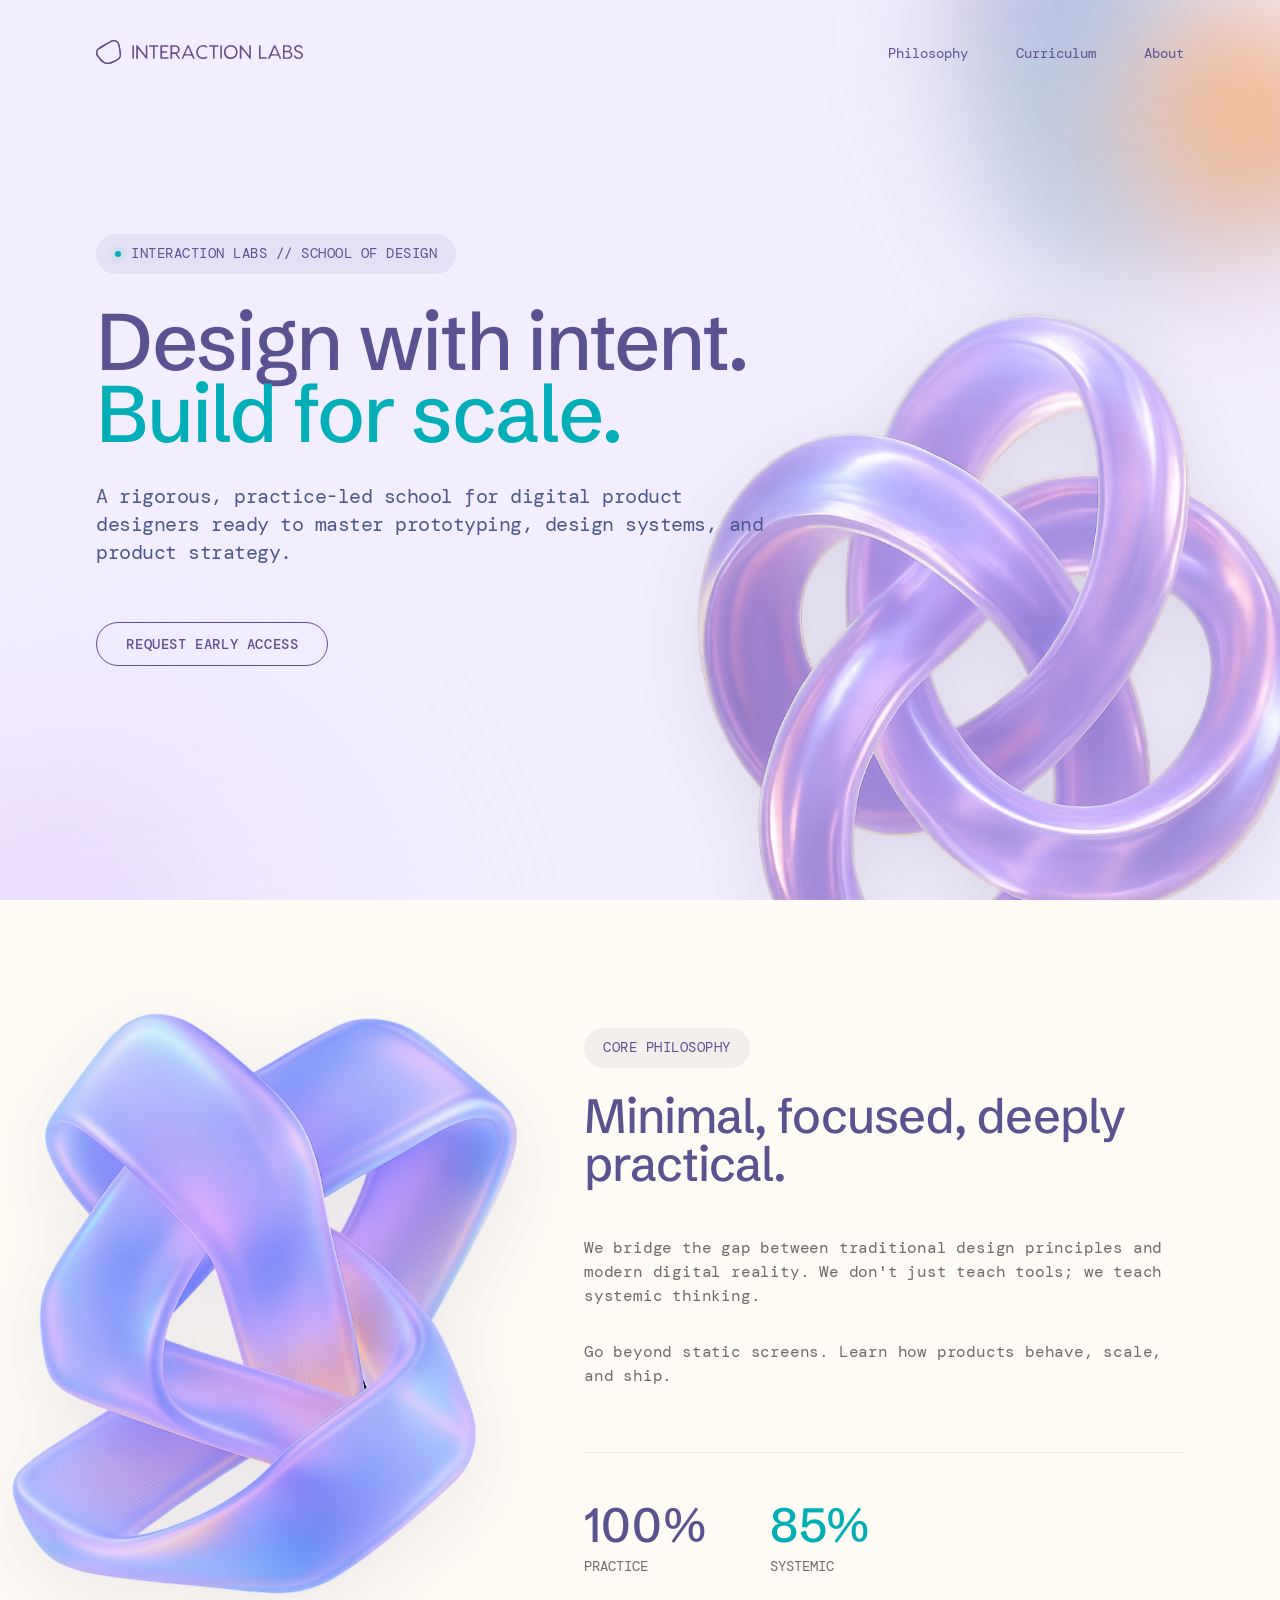
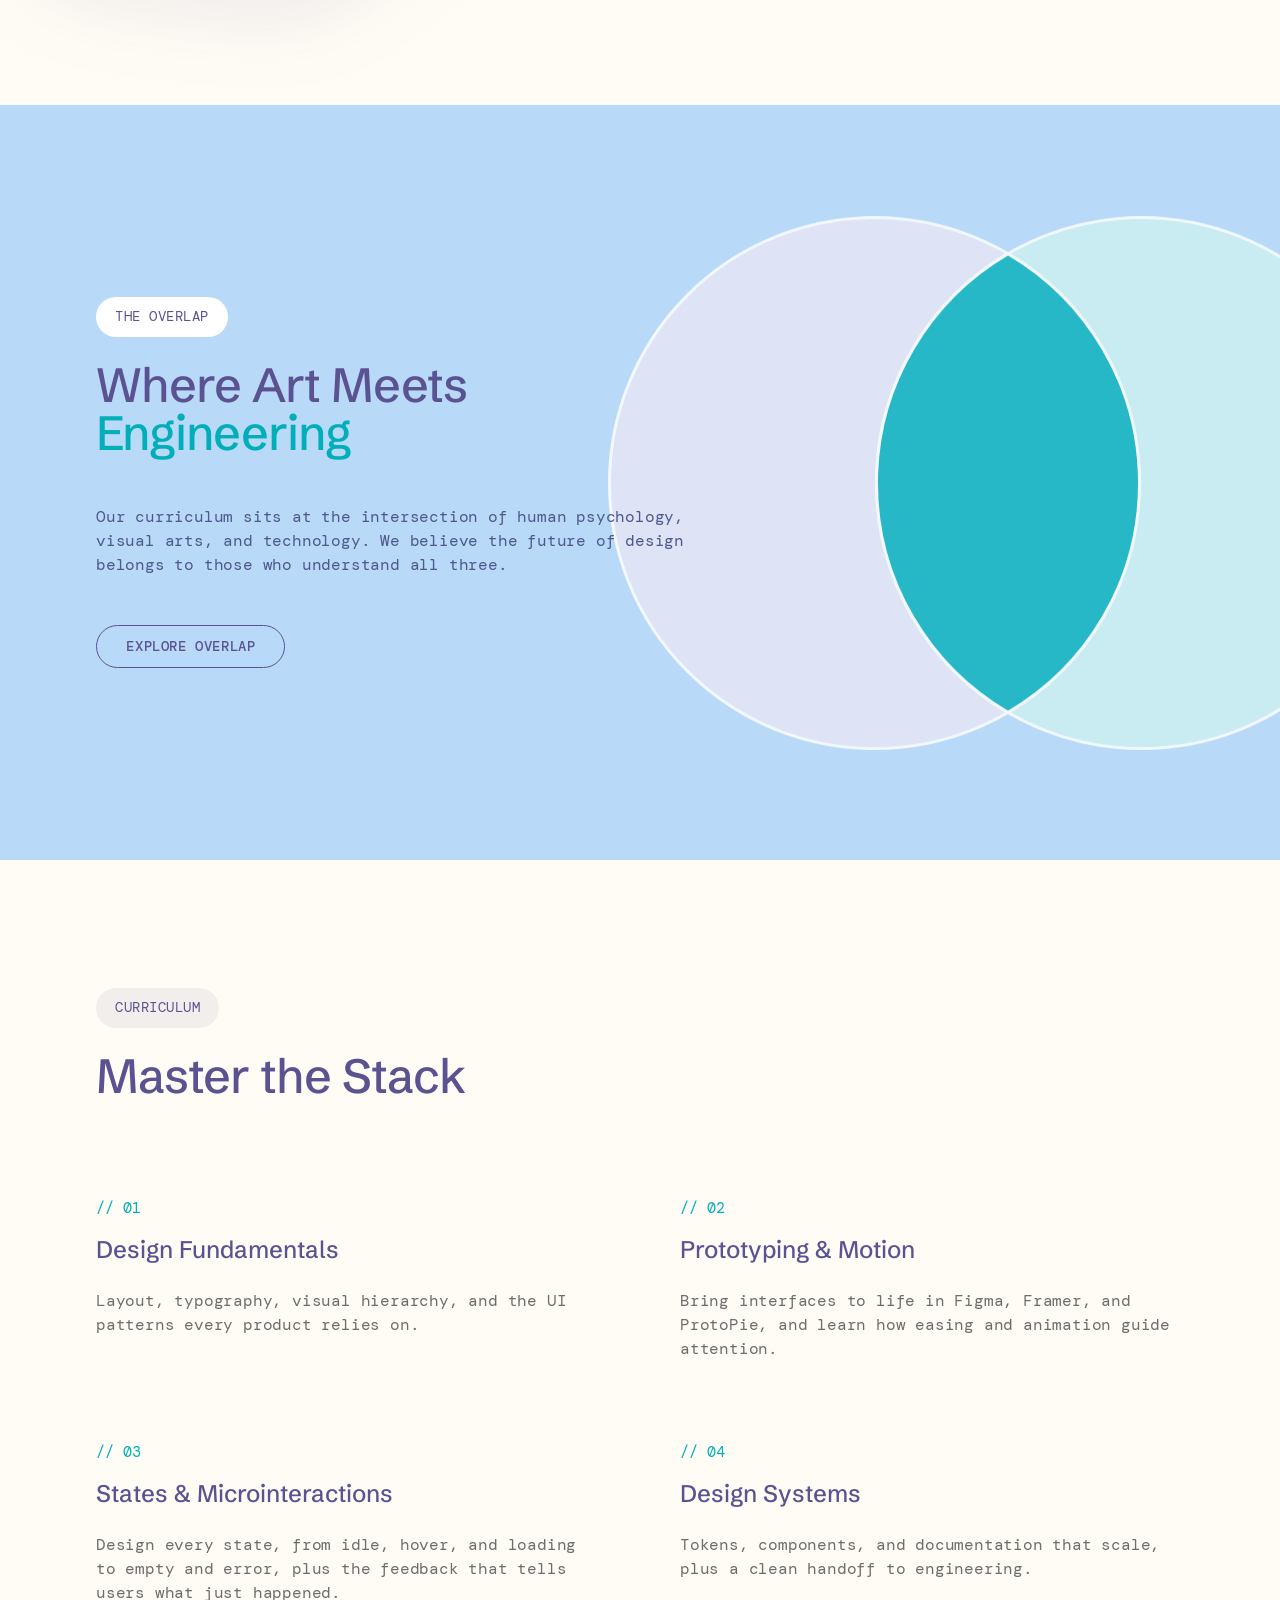
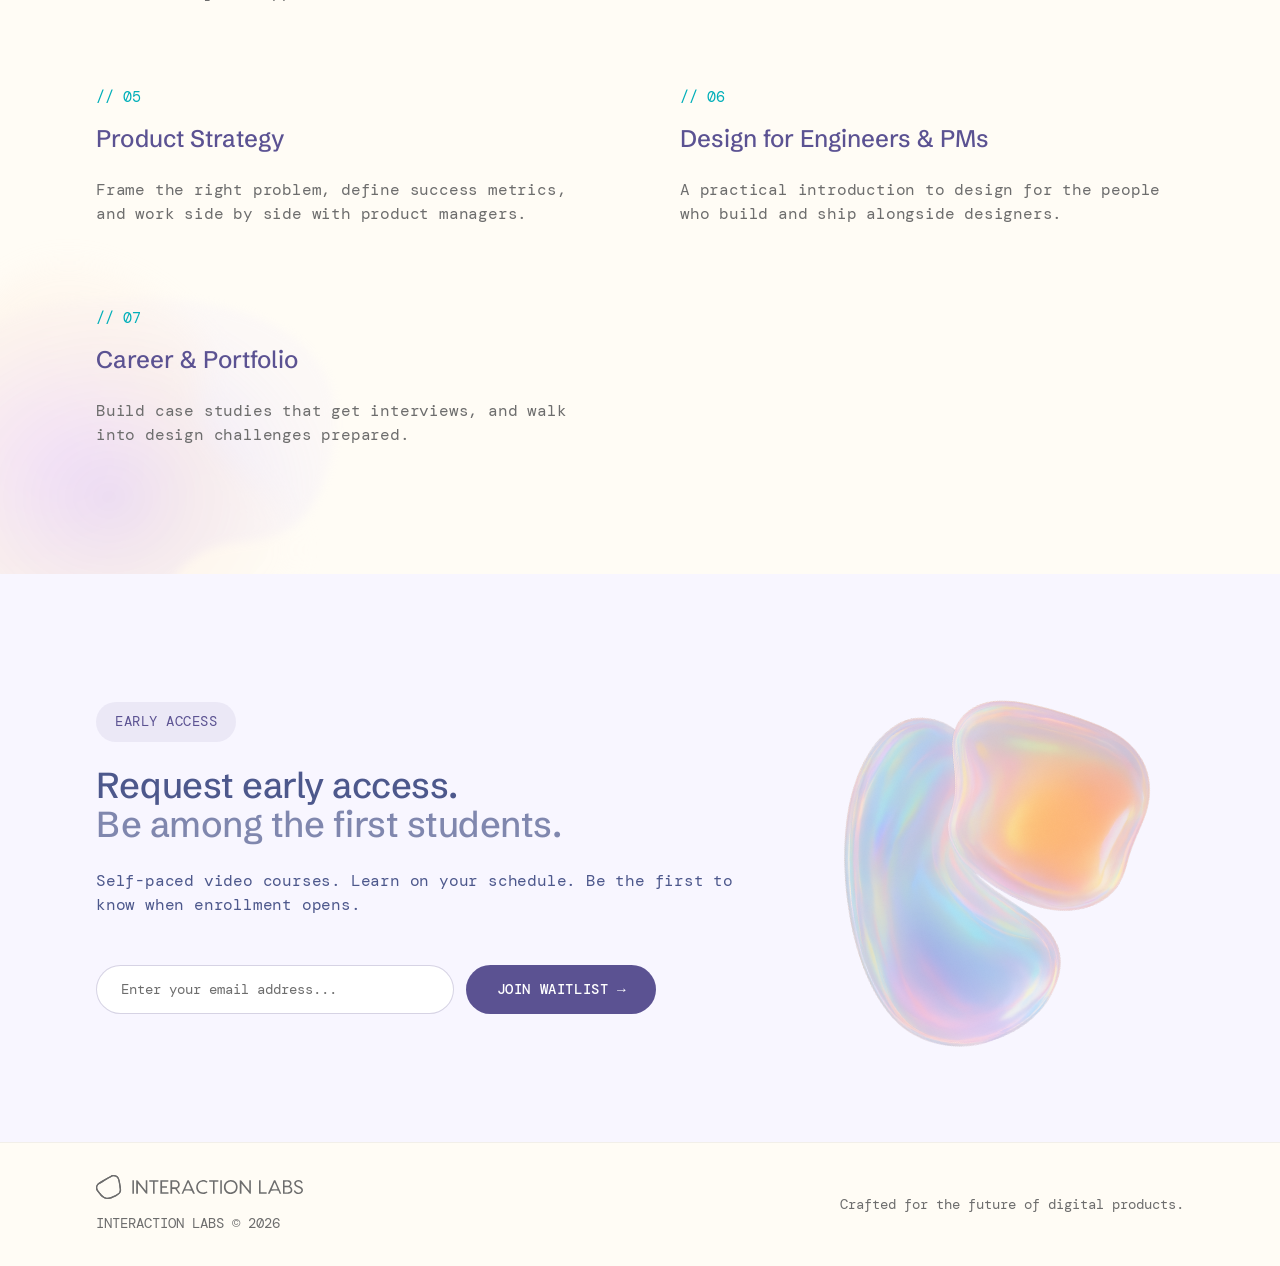
<file: index.html>
<!DOCTYPE html>
<html lang="en">
<head>
    <meta charset="UTF-8">
    <meta name="viewport" content="width=device-width, initial-scale=1.0">
    <title>Interaction Labs | Design School</title>
    <meta property="og:title" content="Interaction Labs | Design School">
    <meta name="twitter:title" content="Interaction Labs | Design School">
    <link rel="preconnect" href="https://fonts.googleapis.com">
    <link rel="preconnect" href="https://fonts.gstatic.com" crossorigin>
    <link href="https://fonts.googleapis.com/css2?family=DM+Mono:ital,wght@0,400;0,500;1,400&family=Schibsted+Grotesk:ital,wght@0,400..900;1,400..900&display=swap" rel="stylesheet">
    <link rel="stylesheet" href="variables.css">
    <style>
        * {
            margin: 0;
            padding: 0;
            box-sizing: border-box;
        }

        html {
            overflow-x: hidden;
            width: 100%;
            -webkit-text-size-adjust: 100%;
        }

        body {
            font-family: var(--font-family-body);
            color: var(--color-text-dark);
            background-color: var(--color-bg-secondary);
            line-height: 1.5;
            overflow-x: hidden;
            width: 100%;
            position: relative;
        }

        h1, h2, h3, h4 {
            font-family: var(--font-family-headings);
            font-weight: 500;
            color: var(--color-text-primary);
        }

        /* Utility Classes */
        .container {
            max-width: 1440px;
            width: 100%;
            margin: 0 auto;
            padding: 0 6rem;
        }


        .section {
            padding: 8rem 0;
            position: relative;
            overflow: hidden;
        }


        .bg-lavender { background-color: var(--color-bg-primary); }
        .bg-cream { background-color: var(--color-bg-secondary); }
        .bg-sky { background-color: var(--color-bg-tertiary); }

        .text-gradient {
            background: linear-gradient(135deg, var(--color-accent-teal), var(--color-text-primary));
            -webkit-background-clip: text;
            -webkit-text-fill-color: transparent;
            background-clip: text;
        }

        /* Typography */

        .display-huge {
            font-size: 80px;
            line-height: 0.9;
            letter-spacing: -2px;
        }

        .hero-line-1,
        .hero-line-2 {
            display: block;
        }

        .header-big {
            font-size: 48px;
            line-height: 1;
            letter-spacing: -1px;
        }

        .header-sub {
            font-size: 24px;
            line-height: 1.2;
            letter-spacing: 0;
        }

        .body-large {
            font-size: 20px;
            letter-spacing: -0.5px;
            line-height: 1.4;
            color: var(--color-text-secondary);
        }

        .body-standard {
            font-size: 16px;
            letter-spacing: -0.2px;
            line-height: 1.5;
            color: var(--color-gray-dark);
        }






        /* Components */
        .pill {
            display: inline-flex;
            align-items: center;
            justify-content: center;
            text-align: center;
            padding: 0.85rem 1.8rem;
            border-radius: 500px;
            font-family: var(--font-family-body);
            font-size: 0.9rem;
            font-weight: 500;
            line-height: 1;
            white-space: nowrap;
            text-transform: uppercase;
            letter-spacing: 0.6px;
            text-indent: 0.6px;
            border: 1px solid transparent;
            cursor: pointer;
            transition: all 0.4s cubic-bezier(0.165, 0.84, 0.44, 1);
            text-decoration: none;
        }


        .pill-primary {
            background-color: var(--color-text-primary);
            color: var(--color-text-light);
        }

        .pill-primary:hover {
            transform: translateY(-2px);
            box-shadow: 0 10px 30px rgba(91, 82, 146, 0.2);
        }

        .pill-outline {
            border-color: var(--color-text-primary);
            color: var(--color-text-primary);
            background-color: transparent;
        }

        .pill-outline:hover {
            background-color: var(--color-text-primary);
            color: var(--color-text-light);
            transform: translateY(-2px);
            box-shadow: 0 8px 24px rgba(91, 82, 146, 0.18);
        }

        .pill:active {
            transform: translateY(0) scale(0.98);
        }

        .badge {
            display: inline-flex;
            align-items: center;
            padding: 0.6rem 1.2rem;
            border-radius: 500px;
            font-family: var(--font-family-body);
            font-size: 0.85rem;
            background-color: rgba(91, 82, 146, 0.08);
            color: var(--color-text-primary);
            text-transform: uppercase;
            letter-spacing: 0.5px;
            transition: background-color 0.3s ease;
        }

        .badge-dot {
            display: inline-block;
            width: 6px;
            height: 6px;
            border-radius: 50%;
            background-color: var(--color-accent-teal);
            margin-right: 10px;
            box-shadow: 0 0 8px rgba(0, 194, 184, 0.6);
            animation: pulse-dot 2.5s ease-in-out infinite;
        }

        @keyframes pulse-dot {
            0%, 100% {
                opacity: 1;
                transform: scale(1);
            }
            50% {
                opacity: 0.35;
                transform: scale(0.75);
            }
        }

        /* Header Navigation */
        header {
            padding: 2.5rem 0;
            position: absolute;
            top: 0;
            left: 0;
            width: 100%;
            z-index: 100;
        }

        .nav-wrapper {
            display: flex;
            justify-content: space-between;
            align-items: center;
        }

        .nav-links {
            display: flex;
            gap: 3rem;
            align-items: center;
        }

        .mobile-menu-toggle {
            display: none;
        }

        .mobile-nav-cta {
            display: none;
        }

        .nav-links a {
            color: var(--color-text-primary);
            text-decoration: none;
            font-family: var(--font-family-body);
            font-size: 0.9rem;
            position: relative;
            padding-bottom: 4px;
            transition: color 0.3s ease;
        }

        .nav-links a::after {
            content: '';
            position: absolute;
            left: 0;
            bottom: 0;
            width: 100%;
            height: 1.5px;
            background-color: var(--color-accent-teal);
            transform: scaleX(0);
            transform-origin: right;
            transition: transform 0.35s cubic-bezier(0.16, 1, 0.3, 1);
        }

        .nav-links a:hover::after {
            transform: scaleX(1);
            transform-origin: left;
        }

        /* Shape Integration */
        .shape-bg {
            position: absolute;
            z-index: 0;
            pointer-events: none;
        }

        .hero-shape {
            top: -140px;
            right: -110px;
            width: 460px;
            opacity: 0.7;
            animation: float 20s infinite linear;
            filter: blur(60px); /* Smooth out pixelation */
        }

        .hero-shape-2 {
            bottom: -30%;
            left: -20%;
            width: 700px;
            opacity: 0.4;
            filter: blur(80px); /* Stronger blur for background */
        }


        .venn-shape {
            position: absolute;
            right: -10%;
            top: 50%;
            transform: translateY(-50%);
            width: 800px;
            opacity: 0.8;
            animation: float-venn 13s ease-in-out infinite;
            will-change: transform;
        }

        .knot-shape-wrapper {
            position: absolute;
            top: 0;
            left: 0;
            width: 100%;
            height: 100%;
            pointer-events: none;
            z-index: 0;
            will-change: transform;
        }

        .knot-shape {
            position: absolute;
            left: -4%;
            top: 50%;
            transform: translateY(-50%);
            width: 680px;
            max-width: 50vw;
            opacity: 1;
            z-index: 0;
            filter: drop-shadow(0 20px 40px rgba(91, 82, 146, 0.12));
            pointer-events: none;
            animation: float-knot 10.5s ease-in-out infinite;
            will-change: transform;
        }

        .hero-ribbon-wrapper {
            position: absolute;
            top: 0;
            right: 0;
            width: 100%;
            height: 100%;
            pointer-events: none;
            z-index: 0;
            will-change: transform;
        }

        .hero-ribbon {
            right: -5%;
            top: 15%;
            width: 700px;
            opacity: 0.9;
            z-index: 0;
            filter: drop-shadow(0 20px 40px rgba(0,0,0,0.1));
            animation: float-hero 8.5s ease-in-out infinite;
            will-change: transform;
        }

        .curriculum-shape {
            left: -10%;
            bottom: -10%;
            width: 500px;
            opacity: 0.3;
            z-index: 0;
        }

        /* Smooth scroll for in-page links */
        html {
            scroll-behavior: smooth;
        }

        .visually-hidden {
            position: absolute;
            width: 1px;
            height: 1px;
            padding: 0;
            margin: -1px;
            overflow: hidden;
            clip: rect(0, 0, 0, 0);
            white-space: nowrap;
            border: 0;
        }

        /* Early Access / Waitlist */
        .early-access-shape {
            right: 8%;
            top: 50%;
            width: 360px;
            opacity: 0.65;
            transform: translateY(-50%) rotate(-19deg) scaleY(-1);
            animation: float-early 8.5s ease-in-out infinite;
            will-change: transform;
        }

        .waitlist-form {
            display: flex;
            gap: 0.75rem;
            max-width: 560px;
        }

        .waitlist-form .pill-primary {
            display: inline-flex;
            align-items: center;
            gap: 0.5rem;
        }

        .waitlist-form .pill-primary .btn-arrow {
            display: inline-block;
            transition: transform 0.3s cubic-bezier(0.16, 1, 0.3, 1);
        }

        .waitlist-form .pill-primary:hover .btn-arrow {
            transform: translateX(4px);
        }

        .waitlist-input {
            flex: 1;
            min-width: 0;
            padding: 0.8rem 1.5rem;
            border-radius: 500px;
            border: 1px solid rgba(91, 82, 146, 0.25);
            background-color: var(--color-text-light);
            font-family: var(--font-family-body);
            font-size: 0.9rem;
            line-height: 1.5;
            color: var(--color-text-dark);
            transition: border-color 0.3s ease, box-shadow 0.3s ease;
        }

        .waitlist-input::placeholder {
            color: var(--color-gray-dark);
        }

        .waitlist-input:focus {
            outline: none;
            border-color: var(--color-text-primary);
            box-shadow: 0 0 0 4px rgba(91, 82, 146, 0.12);
        }

        /* Curriculum Card Hover Micro-interaction */
        .curriculum-card {
            transition: transform 0.35s cubic-bezier(0.16, 1, 0.3, 1);
        }

        .curriculum-card:hover {
            transform: translateY(-4px);
        }

        .curriculum-card .module-num {
            display: inline-block;
            transition: transform 0.3s cubic-bezier(0.16, 1, 0.3, 1), color 0.3s ease;
        }

        .curriculum-card:hover .module-num {
            transform: translateX(4px);
            color: var(--color-text-primary) !important;
        }

        /* Subtle Scroll Reveals */
        .reveal {
            opacity: 0;
            transform: translateY(22px);
            transition: opacity 0.85s cubic-bezier(0.16, 1, 0.3, 1), transform 0.85s cubic-bezier(0.16, 1, 0.3, 1);
            will-change: opacity, transform;
        }

        .reveal.is-revealed {
            opacity: 1;
            transform: translateY(0);
        }

        .delay-1 { transition-delay: 0.08s; }
        .delay-2 { transition-delay: 0.16s; }
        .delay-3 { transition-delay: 0.24s; }
        .delay-4 { transition-delay: 0.32s; }
        .delay-5 { transition-delay: 0.40s; }
        .delay-6 { transition-delay: 0.48s; }
        .delay-7 { transition-delay: 0.56s; }

        .curriculum-header-block {
            margin-bottom: 6rem;
        }

        /* Curriculum Grid base */
        .curriculum-grid {
            display: grid;
            grid-template-columns: repeat(2, 1fr);
            gap: 5rem;
        }

        /* Responsive Breakpoints */
        @media (max-width: 1100px) {
            .early-access-shape {
                display: none;
            }
            .knot-shape {
                opacity: 0.18;
                left: -20%;
                width: 520px;
            }
        }

        @media (max-width: 900px) {
            .container {
                padding: 0 2.5rem;
            }
            .section {
                padding: 6rem 0;
            }
            .display-huge {
                font-size: 58px;
                line-height: 0.95;
            }
            .header-big {
                font-size: 40px;
            }
            .curriculum-grid {
                gap: 3.5rem;
            }
            .hero-ribbon {
                width: 520px;
                right: -15%;
            }
        }

        @media (max-width: 768px) {
            .container {
                padding: 0 1.85rem !important;
            }

            header {
                padding: 1.5rem 0;
            }

            .logo img {
                height: 20px !important;
            }

            .mobile-menu-toggle {
                display: flex;
                flex-direction: column;
                justify-content: center;
                align-items: center;
                gap: 5px;
                width: 38px;
                height: 38px;
                background: transparent;
                border: none;
                cursor: pointer;
                z-index: 120;
                padding: 0;
            }

            .mobile-menu-toggle span {
                display: block;
                width: 22px;
                height: 2px;
                background-color: var(--color-text-primary);
                border-radius: 2px;
                transition: transform 0.3s cubic-bezier(0.16, 1, 0.3, 1), opacity 0.3s ease;
            }

            .mobile-menu-toggle.is-active span:nth-child(1) {
                transform: translateY(3.5px) rotate(45deg);
            }

            .mobile-menu-toggle.is-active span:nth-child(2) {
                transform: translateY(-3.5px) rotate(-45deg);
            }

            .nav-links {
                position: fixed;
                top: 0;
                left: 0;
                width: 100%;
                height: 100vh;
                height: 100dvh;
                background-color: rgba(246, 243, 237, 0.98);
                backdrop-filter: blur(20px);
                -webkit-backdrop-filter: blur(20px);
                flex-direction: column;
                justify-content: center;
                align-items: center;
                gap: 2rem;
                opacity: 0;
                pointer-events: none;
                transform: translateY(-12px);
                transition: opacity 0.35s cubic-bezier(0.16, 1, 0.3, 1), transform 0.35s cubic-bezier(0.16, 1, 0.3, 1);
                z-index: 110;
            }

            .nav-links.is-open {
                opacity: 1;
                pointer-events: auto;
                transform: translateY(0);
            }

            .nav-links a {
                font-size: 1.25rem;
                font-weight: 500;
            }

            .mobile-nav-cta {
                display: inline-block !important;
                margin-top: 0.5rem;
                font-size: 0.9rem !important;
            }

            .section {
                padding: 4.5rem 0;
            }

            /* Increased Headline Hierarchy on Mobile */
            .display-huge {
                font-size: clamp(46px, 12.5vw, 58px) !important;
                line-height: 1.0 !important;
                letter-spacing: -1.6px !important;
                max-width: 100% !important;
                text-align: left !important;
            }

            .hero-line-1,
            .hero-line-2 {
                display: block !important;
                max-width: 100% !important;
                text-align: left !important;
            }

            .header-big {
                font-size: clamp(28px, 7vw, 36px);
                line-height: 1.15;
                letter-spacing: -0.5px;
            }

            .header-sub {
                font-size: 20px;
            }

            .body-large {
                font-size: 15px;
                line-height: 1.55;
            }

            .body-standard {
                font-size: 14.5px;
                line-height: 1.55;
            }

            /* Pill badge matches desktop subtle lavender-purple background */
            .badge {
                font-size: 0.68rem !important;
                padding: 0.45rem 0.9rem !important;
                letter-spacing: 0.4px !important;
                white-space: nowrap !important;
                background-color: rgba(91, 82, 146, 0.08) !important;
                color: var(--color-text-primary) !important;
                border: none !important;
                box-shadow: none !important;
            }

            .pill {
                padding: 0.85rem 1.6rem !important;
                font-size: 0.82rem !important;
                line-height: 1 !important;
                display: inline-flex !important;
                align-items: center !important;
                justify-content: center !important;
                text-align: center !important;
                letter-spacing: 0.6px !important;
                text-indent: 0.6px !important;
            }

            /* Outlined Hero Button on Mobile & Desktop */
            .hero-cta-btn,
            .pill-outline {
                background-color: transparent !important;
                border: 1px solid var(--color-text-primary) !important;
                color: var(--color-text-primary) !important;
            }

            .hero-cta-btn:hover,
            .pill-outline:hover {
                background-color: var(--color-text-primary) !important;
                color: var(--color-text-light) !important;
            }

            /* Mobile Hero System - Left Aligned */
            .hero-section {
                min-height: 100svh !important;
                display: flex !important;
                flex-direction: column !important;
                justify-content: flex-start !important;
                padding-top: 6.5rem !important;
                padding-bottom: 3.5rem !important;
                position: relative !important;
                overflow: hidden !important;
            }

            .hero-container {
                width: 100% !important;
                padding: 0 1.85rem !important;
                position: relative !important;
                z-index: 2 !important;
            }

            .hero-content {
                display: flex !important;
                flex-direction: column !important;
                align-items: flex-start !important;
                text-align: left !important;
                margin: 0 !important;
                width: 100% !important;
                max-width: 100% !important;
            }

            .hero-badge {
                display: none !important;
            }

            .hero-title {
                margin-bottom: 1.5rem !important;
                text-align: left !important;
            }

            .hero-desc {
                font-size: 15px !important;
                line-height: 1.55 !important;
                max-width: 320px !important;
                margin: 0 0 2.25rem 0 !important;
                color: var(--color-text-secondary) !important;
                text-align: left !important;
            }

            .hero-cta-wrap {
                justify-content: flex-start !important;
                width: 100% !important;
            }

            /* 3D Ribbon Knot: under content, enlarged to right, showing partly */
            .hero-ribbon-wrapper {
                position: absolute !important;
                bottom: -26.5% !important;
                right: -20% !important;
                top: auto !important;
                left: auto !important;
                width: auto !important;
                height: auto !important;
                pointer-events: none !important;
                z-index: 1 !important;
            }

            .hero-ribbon {
                position: relative !important;
                top: auto !important;
                right: auto !important;
                width: 440px !important;
                height: auto !important;
                opacity: 0.95 !important;
                filter: drop-shadow(0 20px 40px rgba(91, 82, 146, 0.2)) !important;
                animation: float-hero 7.5s ease-in-out infinite !important;
            }

            /* Philosophy adjustments */
            .philosophy-container {
                justify-content: flex-start !important;
            }

            .knot-shape {
                opacity: 0.14 !important;
                left: -35% !important;
                top: 25% !important;
                width: 440px !important;
            }

            .stats-row {
                gap: 2.5rem !important;
                padding-top: 2rem !important;
            }

            .stats-row .stat-counter {
                font-size: 38px !important;
            }

            /* About Section */
            #about {
                padding: 4.5rem 0 !important;
            }

            .venn-shape {
                right: -40%;
                width: 440px;
                opacity: 0.3;
            }

            /* Curriculum Section - Tightened spacing */
            #curriculum {
                padding: 4.5rem 0 !important;
            }

            .curriculum-header-block {
                margin-bottom: 2rem !important;
            }

            .curriculum-grid {
                grid-template-columns: 1fr !important;
                gap: 2rem !important;
            }

            .curriculum-card {
                margin-bottom: 0.5rem;
            }

            .curriculum-card .header-sub {
                margin-bottom: 0.75rem !important;
            }

            /* Early Access Section */
            #early-access {
                padding: 5rem 0 !important;
            }

            #early-access h2 {
                font-size: 28px !important;
                line-height: 1.2 !important;
            }

            .waitlist-form {
                flex-direction: column;
                gap: 0.85rem;
            }

            .waitlist-input {
                width: 100%;
                padding: 0.85rem 1.25rem;
            }

            .waitlist-form button {
                width: 100%;
                justify-content: center;
                text-align: center;
            }

            /* Footer adjustments */
            .footer-container {
                flex-direction: column !important;
                align-items: flex-start !important;
                gap: 1.5rem !important;
            }
        }

        /* Snackbar (waitlist confirmation) */
        .snackbar {
            position: fixed;
            left: 50%;
            bottom: 2rem;
            width: max-content;
            max-width: calc(100vw - 2rem);
            transform: translate(-50%, 1rem);
            padding: 1rem 1.75rem;
            border-radius: 500px;
            background-color: var(--color-text-primary);
            color: var(--color-text-light);
            font-family: var(--font-family-body);
            font-size: 0.9rem;
            box-shadow: 0 10px 30px rgba(91, 82, 146, 0.25);
            opacity: 0;
            pointer-events: none;
            transition: opacity 0.3s ease, transform 0.3s ease;
            z-index: 200;
        }

        .snackbar.is-visible {
            opacity: 1;
            transform: translate(-50%, 0);
        }

        @keyframes float {
            0% { transform: rotate(0deg); }
            100% { transform: rotate(360deg); }
        }

        /* Gentle Floating 3D Keyframes */
        @keyframes float-hero {
            0%, 100% {
                transform: translateY(0) rotate(0deg);
            }
            50% {
                transform: translateY(-16px) rotate(1.2deg);
            }
        }

        @keyframes float-knot {
            0%, 100% {
                transform: translateY(-50%) rotate(0deg);
            }
            50% {
                transform: translateY(calc(-50% - 14px)) rotate(-1.5deg);
            }
        }

        @keyframes float-venn {
            0%, 100% {
                transform: translateY(-50%) scale(1);
            }
            50% {
                transform: translateY(calc(-50% - 10px)) scale(1.018);
            }
        }

        @keyframes float-early {
            0%, 100% {
                transform: translateY(-50%) rotate(-19deg) scaleY(-1);
            }
            50% {
                transform: translateY(calc(-50% - 12px)) rotate(-16deg) scaleY(-1);
            }
        }

        @media (prefers-reduced-motion: reduce) {
            html {
                scroll-behavior: auto;
            }
            .hero-shape,
            .hero-ribbon,
            .knot-shape,
            .venn-shape,
            .early-access-shape,
            .badge-dot {
                animation: none !important;
            }
            .reveal {
                opacity: 1 !important;
                transform: none !important;
                animation: none !important;
                transition: none !important;
            }
            .curriculum-card,
            .curriculum-card:hover,
            .curriculum-card .module-num,
            .curriculum-card:hover .module-num,
            .pill,
            .pill:hover,
            .pill:active,
            .pill-outline,
            .pill-outline:hover,
            .waitlist-form .pill-primary:hover .btn-arrow {
                transform: none !important;
                transition: none !important;
            }
        }

    </style>
</head>
<body class="bg-cream">

    <header>
        <div class="container nav-wrapper">
            <a href="#" class="logo">
                <img src="assets/logo.svg" alt="Interaction Labs Logo" style="height: 24px; width: auto;">
            </a>

            <button class="mobile-menu-toggle" id="mobile-menu-toggle" aria-label="Toggle navigation menu" aria-expanded="false">
                <span></span>
                <span></span>
            </button>

            <nav class="nav-links" id="nav-links">
                <a href="#philosophy">Philosophy</a>
                <a href="#curriculum">Curriculum</a>
                <a href="#about">About</a>
                <a href="#early-access" class="mobile-nav-cta pill pill-outline">Request Early Access</a>
            </nav>
        </div>
    </header>

    <!-- Hero Section -->
    <section class="section bg-lavender hero-section" style="min-height: 100vh; display: flex; align-items: center; justify-content: center; overflow: hidden;">
        <!-- Large Background Shape -->
        <img src="assets/holographic-blobs.png" class="shape-bg hero-shape" alt="">
        <img src="assets/blur-blob-lavender.svg" class="shape-bg hero-shape-2" alt="">
        <div class="container hero-container" style="position: relative; z-index: 2;">
            <div style="max-width: 900px;" class="hero-content">
                <span class="badge hero-badge" style="margin-bottom: 2rem;"><span class="badge-dot"></span>INTERACTION LABS // SCHOOL OF DESIGN</span>

                <h1 class="display-huge hero-title" style="margin-bottom: 2rem;"><span class="hero-line-1" style="color: var(--color-text-primary);">Design with intent.</span><span class="hero-line-2" style="color: var(--color-accent-teal);">Build for scale.</span></h1>

                <p class="body-large hero-desc" style="margin-bottom: 3.5rem; max-width: 700px;">
                    A rigorous, practice-led school for digital product designers ready to master prototyping, design systems, and product strategy.
                </p>

                <div class="hero-cta-wrap" style="display: flex; gap: 1.5rem;">
                    <a href="#early-access" class="pill pill-outline hero-cta-btn">Request Early Access</a>
                </div>
            </div>
        </div>

        <!-- 3D Ribbon Knot (under content, enlarged to right, partly visible) -->
        <div class="hero-ribbon-wrapper">
            <img src="assets/ribbon-knot.png" class="shape-bg hero-ribbon" alt="3D ribbon knot">
        </div>
    </section>

    <!-- Philosophy Section -->
    <section class="section bg-cream" id="philosophy" style="overflow: hidden;">
        <!-- Glass Knot Shape as Accents -->
        <div class="knot-shape-wrapper">
            <img src="assets/ribbon-knot-purple.png?v=2" class="shape-bg knot-shape" alt="Ribbon knot">
        </div>

        <div class="container reveal philosophy-container" style="display: flex; justify-content: flex-end; position: relative; z-index: 1;">
            <div style="max-width: 600px;">
                <span class="badge" style="margin-bottom: 1.5rem;">Core Philosophy</span>
                <h2 class="header-big" style="margin-bottom: 3rem;">Minimal, focused, deeply practical.</h2>
                <p class="body-standard" style="margin-bottom: 2rem;">
                    We bridge the gap between traditional design principles and modern digital reality. We don't just teach tools; we teach systemic thinking.
                </p>
                <p class="body-standard" style="margin-bottom: 4rem;">
                    Go beyond static screens. Learn how products behave, scale, and ship.
                </p>
                
                <!-- Stats Row -->
                <div class="stats-row" style="display: flex; gap: 4rem; border-top: 1px solid rgba(0,0,0,0.05); padding-top: 3rem;">
                    <div>
                        <div class="stat-counter" data-target="100" data-suffix="%" style="font-family: var(--font-family-headings); font-size: 48px; font-weight: 500; line-height: 1; color: var(--color-text-primary);">100%</div>
                        <div style="font-family: var(--font-family-body); font-size: 0.85rem; text-transform: uppercase; margin-top: 0.5rem; color: var(--color-gray-dark);">Practice</div>
                    </div>
                    <div>
                        <div class="stat-counter" data-target="85" data-suffix="%" style="font-family: var(--font-family-headings); font-size: 48px; font-weight: 500; line-height: 1; color: var(--color-accent-teal);">85%</div>
                        <div style="font-family: var(--font-family-body); font-size: 0.85rem; text-transform: uppercase; margin-top: 0.5rem; color: var(--color-gray-dark);">Systemic</div>
                    </div>
                </div>
            </div>
        </div>
    </section>

    <!-- Overlap / Venn Section (About) -->
    <section class="section bg-sky" id="about" style="overflow: hidden; padding: 12rem 0;">
        <!-- Venn Diagram Shape -->
        <img src="assets/venn.svg" class="shape-bg venn-shape" alt="">

        <div class="container reveal" style="position: relative; z-index: 1;">
            <div style="max-width: 600px;">
                <span class="badge" style="margin-bottom: 1.5rem; background-color: white;">The Overlap</span>
                <h2 class="header-big" style="margin-bottom: 3rem;">Where Art Meets <br><span style="color: var(--color-accent-teal);">Engineering</span></h2>
                <p class="body-standard" style="margin-bottom: 3rem; color: var(--color-text-secondary);">
                    Our curriculum sits at the intersection of human psychology, visual arts, and technology. We believe the future of design belongs to those who understand all three.
                </p>
                <a href="#curriculum" class="pill pill-outline">Explore Overlap</a>
            </div>
        </div>
    </section>

    <!-- Curriculum Section -->
    <section class="section bg-cream" id="curriculum" style="overflow: hidden;">
        <!-- Background Shape -->
        <img src="assets/blur-blob-violet.svg" class="shape-bg curriculum-shape" alt="">

        <div class="container">

            <div class="reveal curriculum-header-block" style="max-width: 600px;">
                <span class="badge" style="margin-bottom: 1.5rem;">Curriculum</span>
                <h2 class="header-big">Master the Stack</h2>
            </div>

            <div class="curriculum-grid">
                <!-- Module 1 -->
                <div class="curriculum-card reveal delay-1">
                    <div class="module-num" style="font-family: var(--font-family-body); color: var(--color-accent-teal); font-size: 0.95rem; margin-bottom: 1rem;">// 01</div>
                    <h3 class="header-sub" style="margin-bottom: 1.5rem;">Design Fundamentals</h3>
                    <p class="body-standard">Layout, typography, visual hierarchy, and the UI patterns every product relies on.</p>
                </div>

                <!-- Module 2 -->
                <div class="curriculum-card reveal delay-2">
                    <div class="module-num" style="font-family: var(--font-family-body); color: var(--color-accent-teal); font-size: 0.95rem; margin-bottom: 1rem;">// 02</div>
                    <h3 class="header-sub" style="margin-bottom: 1.5rem;">Prototyping &amp; Motion</h3>
                    <p class="body-standard">Bring interfaces to life in Figma, Framer, and ProtoPie, and learn how easing and animation guide attention.</p>
                </div>

                <!-- Module 3 -->
                <div class="curriculum-card reveal delay-3">
                    <div class="module-num" style="font-family: var(--font-family-body); color: var(--color-accent-teal); font-size: 0.95rem; margin-bottom: 1rem;">// 03</div>
                    <h3 class="header-sub" style="margin-bottom: 1.5rem;">States &amp; Microinteractions</h3>
                    <p class="body-standard">Design every state, from idle, hover, and loading to empty and error, plus the feedback that tells users what just happened.</p>
                </div>

                <!-- Module 4 -->
                <div class="curriculum-card reveal delay-4">
                    <div class="module-num" style="font-family: var(--font-family-body); color: var(--color-accent-teal); font-size: 0.95rem; margin-bottom: 1rem;">// 04</div>
                    <h3 class="header-sub" style="margin-bottom: 1.5rem;">Design Systems</h3>
                    <p class="body-standard">Tokens, components, and documentation that scale, plus a clean handoff to engineering.</p>
                </div>

                <!-- Module 5 -->
                <div class="curriculum-card reveal delay-5">
                    <div class="module-num" style="font-family: var(--font-family-body); color: var(--color-accent-teal); font-size: 0.95rem; margin-bottom: 1rem;">// 05</div>
                    <h3 class="header-sub" style="margin-bottom: 1.5rem;">Product Strategy</h3>
                    <p class="body-standard">Frame the right problem, define success metrics, and work side by side with product managers.</p>
                </div>

                <!-- Module 6 -->
                <div class="curriculum-card reveal delay-6">
                    <div class="module-num" style="font-family: var(--font-family-body); color: var(--color-accent-teal); font-size: 0.95rem; margin-bottom: 1rem;">// 06</div>
                    <h3 class="header-sub" style="margin-bottom: 1.5rem;">Design for Engineers &amp; PMs</h3>
                    <p class="body-standard">A practical introduction to design for the people who build and ship alongside designers.</p>
                </div>

                <!-- Module 7 -->
                <div class="curriculum-card reveal delay-7">
                    <div class="module-num" style="font-family: var(--font-family-body); color: var(--color-accent-teal); font-size: 0.95rem; margin-bottom: 1rem;">// 07</div>
                    <h3 class="header-sub" style="margin-bottom: 1.5rem;">Career &amp; Portfolio</h3>
                    <p class="body-standard">Build case studies that get interviews, and walk into design challenges prepared.</p>
                </div>


            </div>
        </div>
    </section>

    <section class="section" id="early-access" style="overflow: hidden; background-color: #f8f6ff;">
        <!-- Glass Blob Accent -->
        <img src="assets/holographic-blobs.png" class="shape-bg early-access-shape" alt="">
        <div class="container reveal" style="position: relative; z-index: 1;">
            <div style="max-width: 640px;">
                <span class="badge" style="margin-bottom: 1.5rem;">Early Access</span>
                <h2 style="font-size: 36px; font-weight: 500; margin-bottom: 1.5rem; color: var(--color-text-secondary); line-height: 1.1; letter-spacing: -0.5px;">Request early access.<br><span style="color: rgba(77, 88, 140, 0.7);">Be among the first students.</span></h2>
                <p class="body-standard" style="margin-bottom: 3rem; color: var(--color-text-secondary);">
                    Self-paced video courses. Learn on your schedule. Be the first to know when enrollment opens.
                </p>
                <form class="waitlist-form" id="waitlist-form" method="post">
                    <label for="waitlist-email" class="visually-hidden">Email address</label>
                    <input type="email" id="waitlist-email" name="email" class="waitlist-input" placeholder="Enter your email address..." autocomplete="email" maxlength="254" required>
                    <!-- Honeypot: hidden from people, bots fill it in and get ignored -->
                    <input type="text" name="_honey" class="visually-hidden" tabindex="-1" autocomplete="off" aria-hidden="true">
                    <button type="submit" class="pill pill-primary">Join Waitlist <span class="btn-arrow">&rarr;</span></button>
                </form>
            </div>
        </div>
    </section>

    <!-- Footer -->
    <footer style="padding: 2rem 0; background-color: var(--color-bg-secondary); border-top: 1px solid rgba(0,0,0,0.05);">
        <div class="container footer-container" style="display: flex; justify-content: space-between; align-items: center;">
            <div>
                <img src="assets/logo-grey.svg" alt="Interaction Labs Logo" style="height: 24px; width: auto;">
                <p style="font-family: var(--font-family-body); font-size: 0.85rem; color: var(--color-gray-dark); margin-top: 0.5rem;">INTERACTION LABS &copy; 2026</p>
            </div>
            <div style="font-family: var(--font-family-body); font-size: 0.9rem; color: var(--color-gray-dark);">
                Crafted for the future of digital products.
            </div>
        </div>
    </footer>

    <!-- Snackbar (waitlist confirmation) -->
    <div class="snackbar" id="snackbar" role="status" aria-live="polite"></div>

    <script>
        // Counter roll-up animation for stats
        function runCounters(container) {
            if (window.matchMedia && window.matchMedia('(prefers-reduced-motion: reduce)').matches) return;
            var counters = container.querySelectorAll('.stat-counter:not([data-counted])');
            counters.forEach(function (el) {
                el.setAttribute('data-counted', 'true');
                var target = parseInt(el.getAttribute('data-target'), 10) || 0;
                var suffix = el.getAttribute('data-suffix') || '%';
                var duration = 1200;
                var start = performance.now();
                function step(now) {
                    var elapsed = now - start;
                    var progress = Math.min(elapsed / duration, 1);
                    // Smooth ease-out expo curve
                    var ease = progress === 1 ? 1 : 1 - Math.pow(2, -10 * progress);
                    var val = Math.round(ease * target);
                    el.textContent = val + suffix;
                    if (progress < 1) {
                        requestAnimationFrame(step);
                    }
                }
                requestAnimationFrame(step);
            });
        }

        // Smooth entrance reveal observer for sections and cards
        (function () {
            if ('IntersectionObserver' in window) {
                var revealObserver = new IntersectionObserver(function (entries) {
                    entries.forEach(function (entry) {
                        if (entry.isIntersecting) {
                            entry.target.classList.add('is-revealed');
                            runCounters(entry.target);
                            revealObserver.unobserve(entry.target);
                        }
                    });
                }, {
                    threshold: 0.1,
                    rootMargin: '0px 0px -30px 0px'
                });

                document.querySelectorAll('.reveal').forEach(function (el) {
                    revealObserver.observe(el);
                });
            } else {
                document.querySelectorAll('.reveal').forEach(function (el) {
                    el.classList.add('is-revealed');
                    runCounters(el);
                });
            }
        })();

        // Delightful gentle mouse parallax for 3D floating shapes
        (function () {
            if (window.matchMedia && window.matchMedia('(prefers-reduced-motion: reduce)').matches) return;
            if (window.matchMedia && window.matchMedia('(pointer: coarse)').matches) return;

            var heroRibbon = document.querySelector('.hero-ribbon-wrapper');
            var knotShape = document.querySelector('.knot-shape-wrapper');
            if (!heroRibbon && !knotShape) return;

            var targetX = 0, targetY = 0;
            var currentX = 0, currentY = 0;
            var ticking = false;

            window.addEventListener('mousemove', function (e) {
                var cx = window.innerWidth / 2;
                var cy = window.innerHeight / 2;
                targetX = (e.clientX - cx) / cx; // -1 to 1
                targetY = (e.clientY - cy) / cy; // -1 to 1

                if (!ticking) {
                    ticking = true;
                    requestAnimationFrame(updateParallax);
                }
            }, { passive: true });

            function updateParallax() {
                currentX += (targetX - currentX) * 0.05;
                currentY += (targetY - currentY) * 0.05;

                if (heroRibbon) {
                    heroRibbon.style.transform = 'translate3d(' + (-currentX * 18).toFixed(2) + 'px, ' + (-currentY * 18).toFixed(2) + 'px, 0)';
                }
                if (knotShape) {
                    knotShape.style.transform = 'translate3d(' + (currentX * 14).toFixed(2) + 'px, ' + (currentY * 14).toFixed(2) + 'px, 0)';
                }

                if (Math.abs(targetX - currentX) > 0.001 || Math.abs(targetY - currentY) > 0.001) {
                    requestAnimationFrame(updateParallax);
                } else {
                    ticking = false;
                }
            }
        })();

        // Waitlist form: sends each signup to Rana's inbox via FormSubmit (formsubmit.co),
        // then confirms with a snackbar instead of navigating away.
        // FormSubmit only delivers after a one-time activation link it emails to the
        // address below. After activating, you can swap the address for the random
        // alias FormSubmit gives you, so your email isn't visible in the page source.
        (function () {
            var FORM_ENDPOINT = 'https://formsubmit.co/ajax/ranaabdallaa@gmail.com';

            var form = document.getElementById('waitlist-form');
            var snackbar = document.getElementById('snackbar');
            var button = form.querySelector('button[type="submit"]');
            var buttonHTML = button.innerHTML;
            var hideTimer;

            function showSnackbar(message) {
                snackbar.textContent = message;
                snackbar.classList.add('is-visible');
                clearTimeout(hideTimer);
                hideTimer = setTimeout(function () {
                    snackbar.classList.remove('is-visible');
                }, 4000);
            }

            // Native validation (type="email" + required) blocks invalid submissions before this runs.
            form.addEventListener('submit', function (event) {
                event.preventDefault();

                // Bot filled the hidden field: pretend it worked, send nothing.
                if (form.elements['_honey'].value) {
                    form.reset();
                    showSnackbar('Thank you! You\u2019re on the waitlist. We\u2019ll be in touch soon.');
                    return;
                }

                var email = form.elements['email'].value.trim();
                button.disabled = true;
                button.textContent = 'Joining\u2026';

                // Give up after 15s so the button never stays stuck on "Joining…".
                var controller = new AbortController();
                var timeout = setTimeout(function () { controller.abort(); }, 15000);

                fetch(FORM_ENDPOINT, {
                    method: 'POST',
                    signal: controller.signal,
                    headers: { 'Content-Type': 'application/json', 'Accept': 'application/json' },
                    body: JSON.stringify({
                        email: email,
                        interest: 'Early access waitlist (self-paced video courses)',
                        page: window.location.href,
                        _subject: 'New Interaction Labs waitlist signup: ' + email,
                        _template: 'table'
                    })
                })
                    .then(function (response) {
                        return response.json().then(function (data) {
                            if (!response.ok || String(data.success) !== 'true') {
                                throw new Error(data.message || 'Submission failed');
                            }
                        });
                    })
                    .then(function () {
                        form.reset();
                        showSnackbar('Thank you! You\u2019re on the waitlist. We\u2019ll be in touch soon.');
                    })
                    .catch(function () {
                        showSnackbar('Something went wrong. Please try again in a moment.');
                    })
                    .finally(function () {
                        clearTimeout(timeout);
                        button.disabled = false;
                        button.innerHTML = buttonHTML;
                    });
            });
        })();

        // Mobile Menu Toggle
        (function () {
            var toggle = document.getElementById('mobile-menu-toggle');
            var nav = document.getElementById('nav-links');
            if (!toggle || !nav) return;

            toggle.addEventListener('click', function () {
                var isOpen = nav.classList.toggle('is-open');
                toggle.classList.toggle('is-active', isOpen);
                toggle.setAttribute('aria-expanded', isOpen ? 'true' : 'false');
                document.body.style.overflow = isOpen ? 'hidden' : '';
            });

            // Close when clicking any nav link
            nav.querySelectorAll('a').forEach(function (link) {
                link.addEventListener('click', function () {
                    nav.classList.remove('is-open');
                    toggle.classList.remove('is-active');
                    toggle.setAttribute('aria-expanded', 'false');
                    document.body.style.overflow = '';
                });
            });
        })();
    </script>

</body>
</html>
</file>
<file: variables.css>
:root {
  /* Backgrounds */
  --color-bg-primary: #f2edff; /* Lavender */
  --color-bg-secondary: #fffcf5; /* Cream */
  --color-bg-tertiary: #b9d9f8; /* Sky Blue */

  /* Text & Core */
  --color-text-primary: #5b5292; /* Dark Purple */
  --color-text-secondary: #4d588c; /* Deep Indigo */
  --color-text-dark: #2b2b2b; /* Black */
  --color-text-light: #ffffff; /* White */

  /* Accents & Indicators */
  --color-accent-amber: #ffc157;
  --color-accent-teal: #02afb9;
  --color-accent-sky: #b9d9f8;

  /* Grays / Neutrals */
  --color-gray-dark: #6d6d6d;
  --color-gray-medium: #aeaeae;
  --color-gray-light: #d6d6d6;

  /* Typography */
  --font-family-headings: 'Schibsted Grotesk', sans-serif;
  --font-family-body: 'DM Mono', monospace;
  --font-family-aux: 'Avenir', sans-serif;

}
</file>
